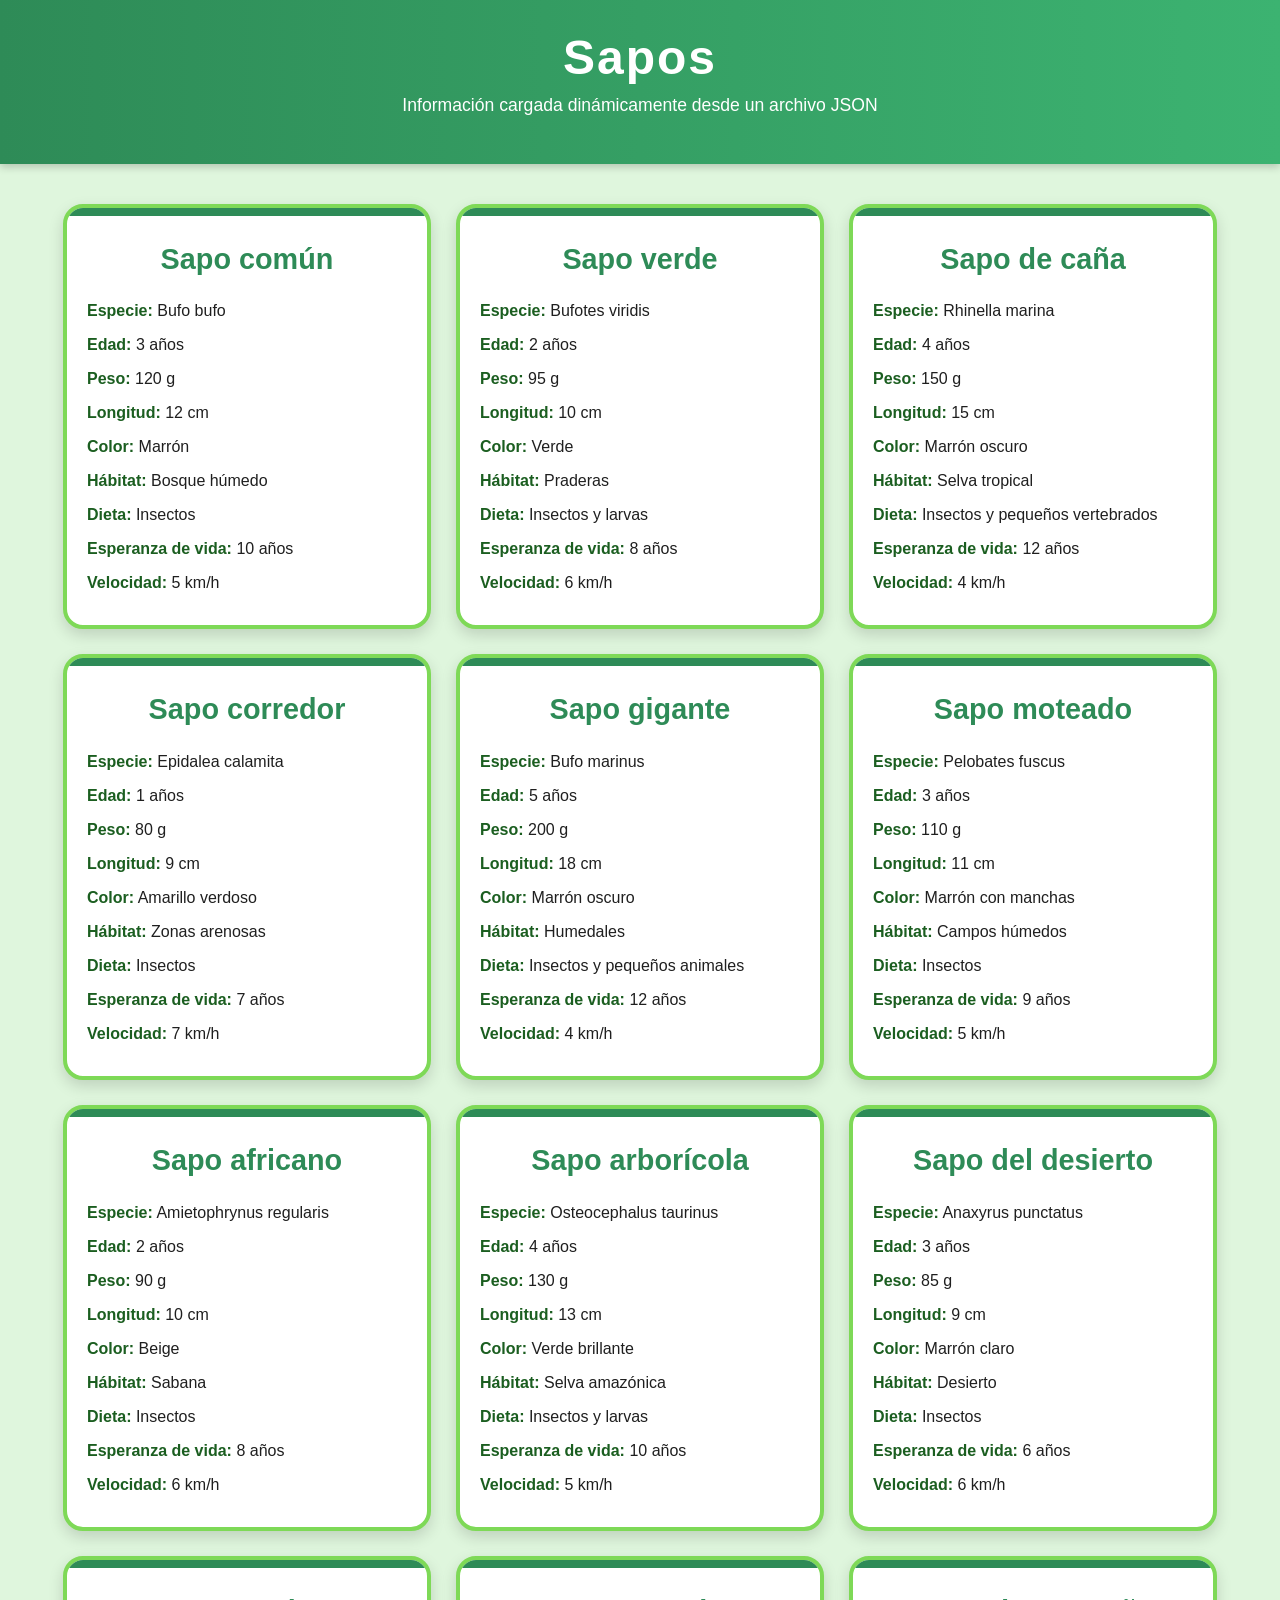
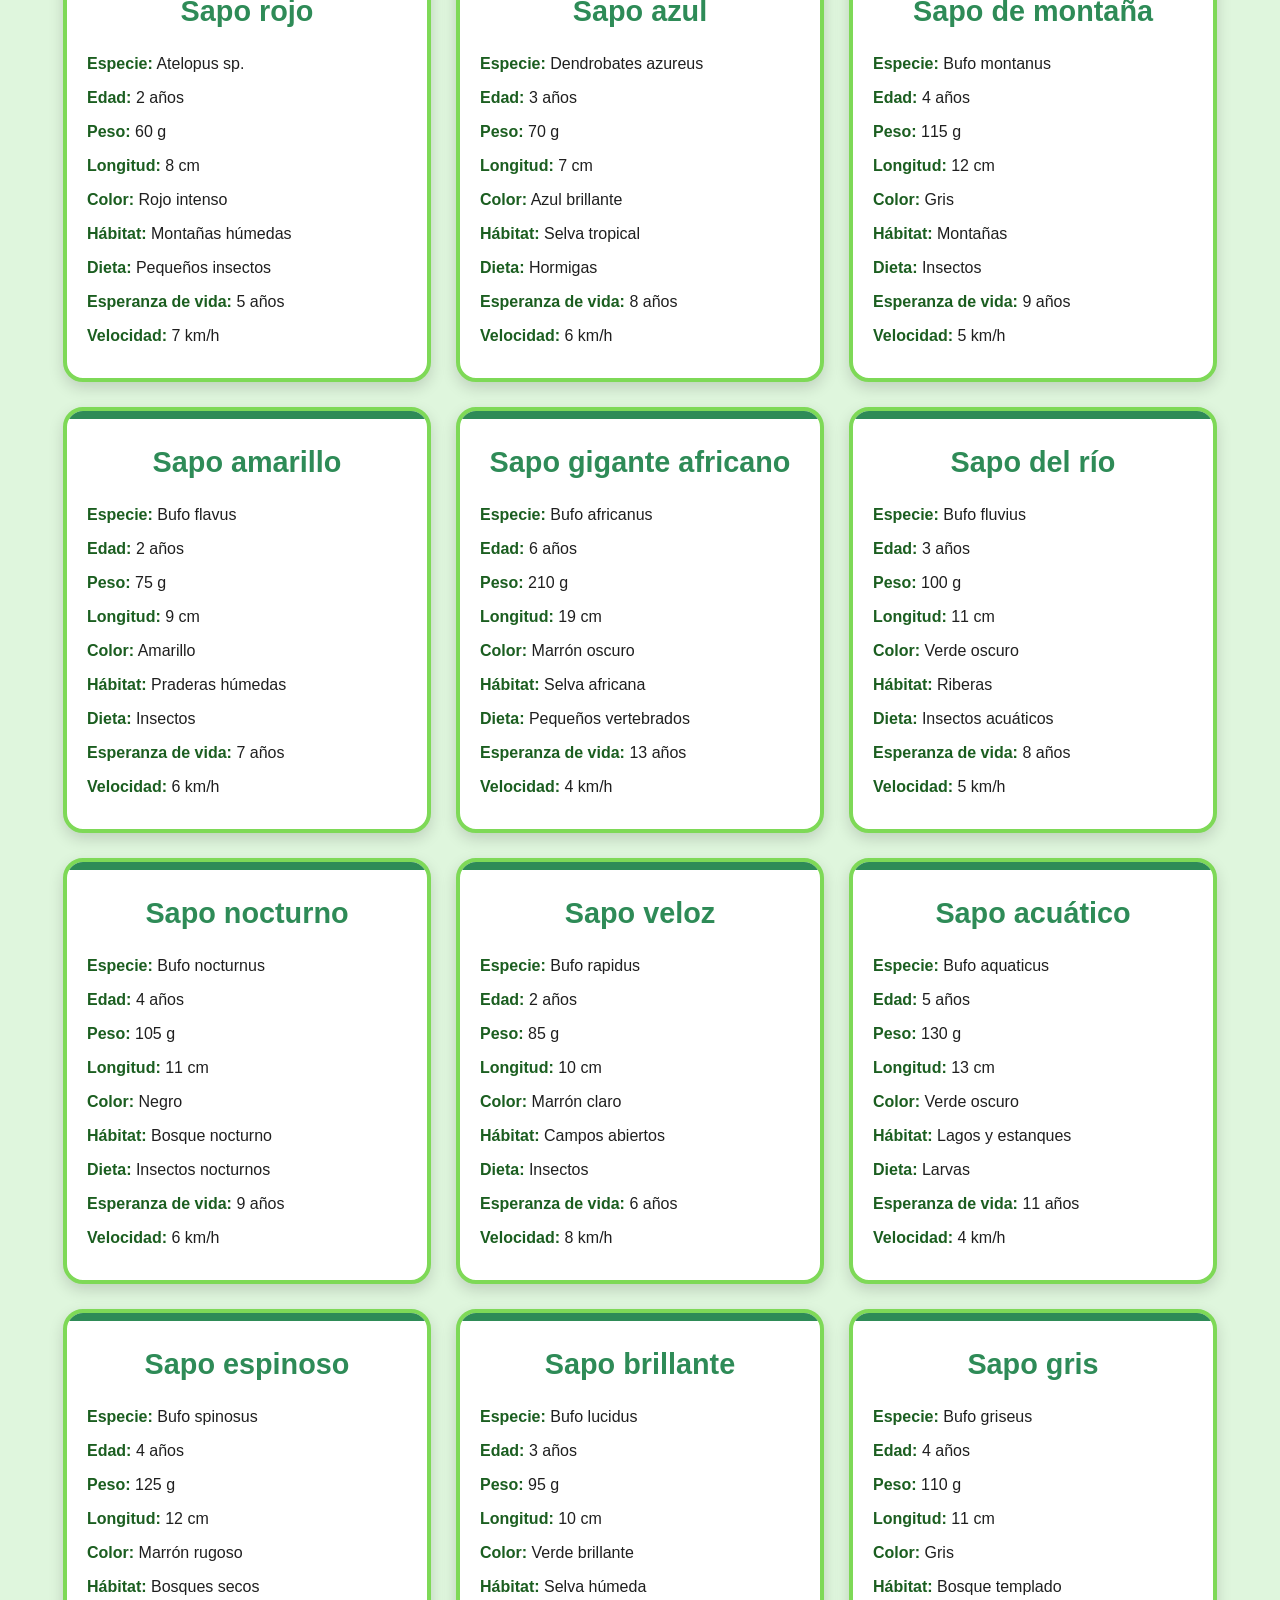
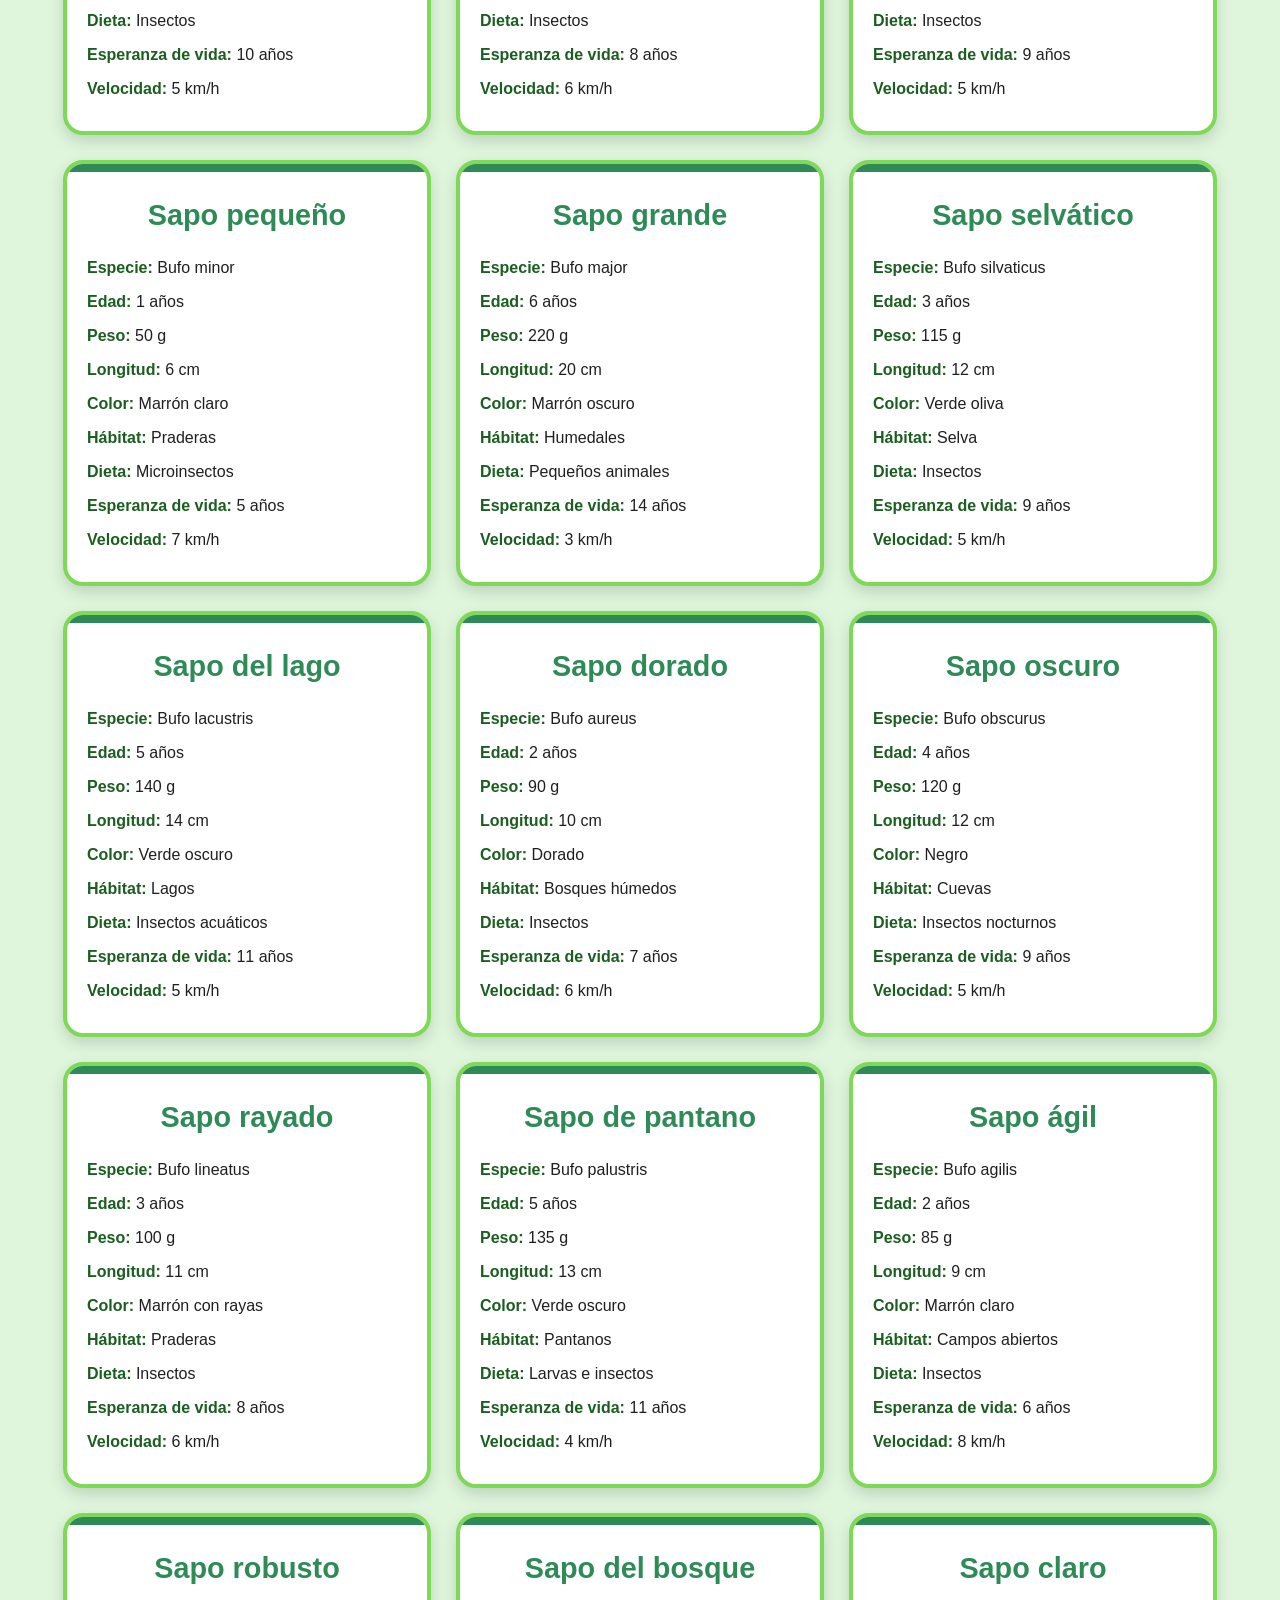
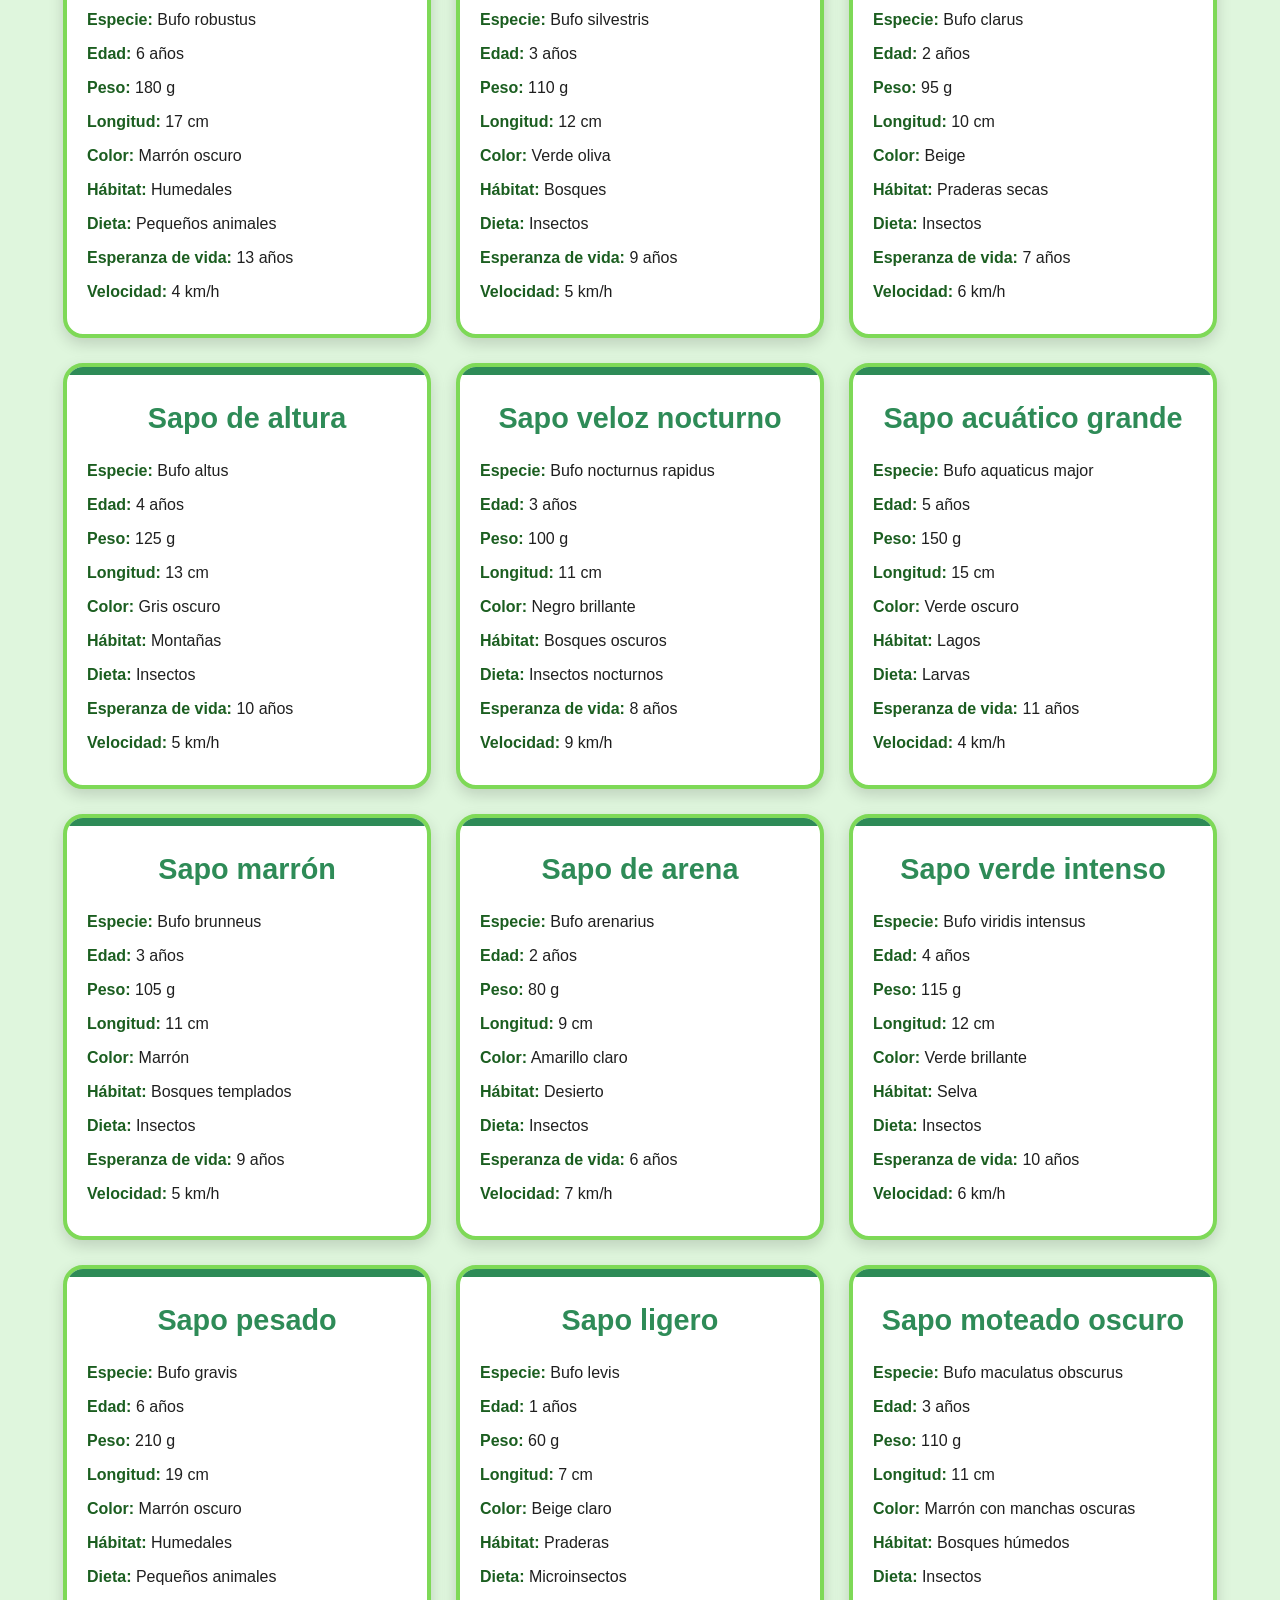
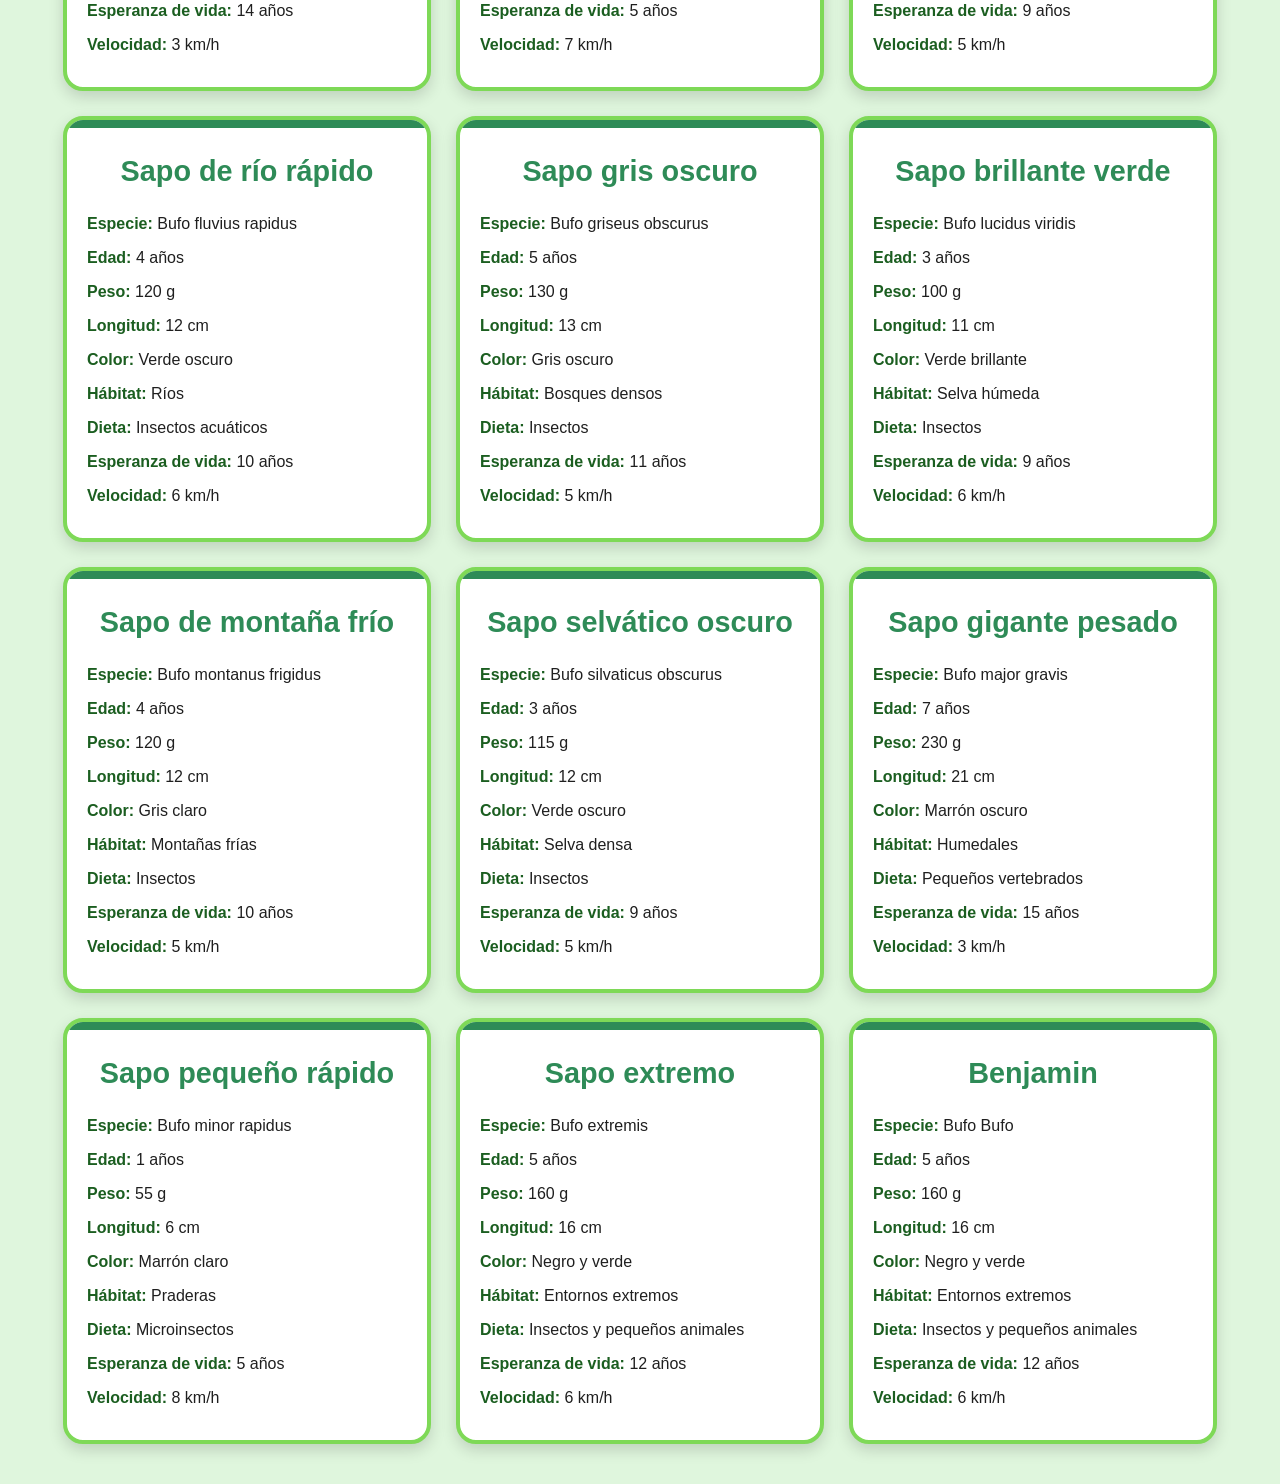
<file: js/index.html>
<!DOCTYPE html>
<html lang="es">
<head>
    <meta charset="UTF-8">
    <meta name="viewport" content="width=device-width, initial-scale=1.0">

    <title>Sapos</title>

    <link rel="stylesheet" href="styles.css">

    <script src="app.js" defer></script>
</head>

<body>

    <header>
        <h1>Sapos</h1>

        <p>
            Información cargada dinámicamente desde un archivo JSON
        </p>
    </header>

    <main>

        <section id="contenedor-sapos" class="grid-sapos">

            <p class="mensaje">
                Cargando sapos...
            </p>

        </section>

    </main>

</body>
</html>
</file>
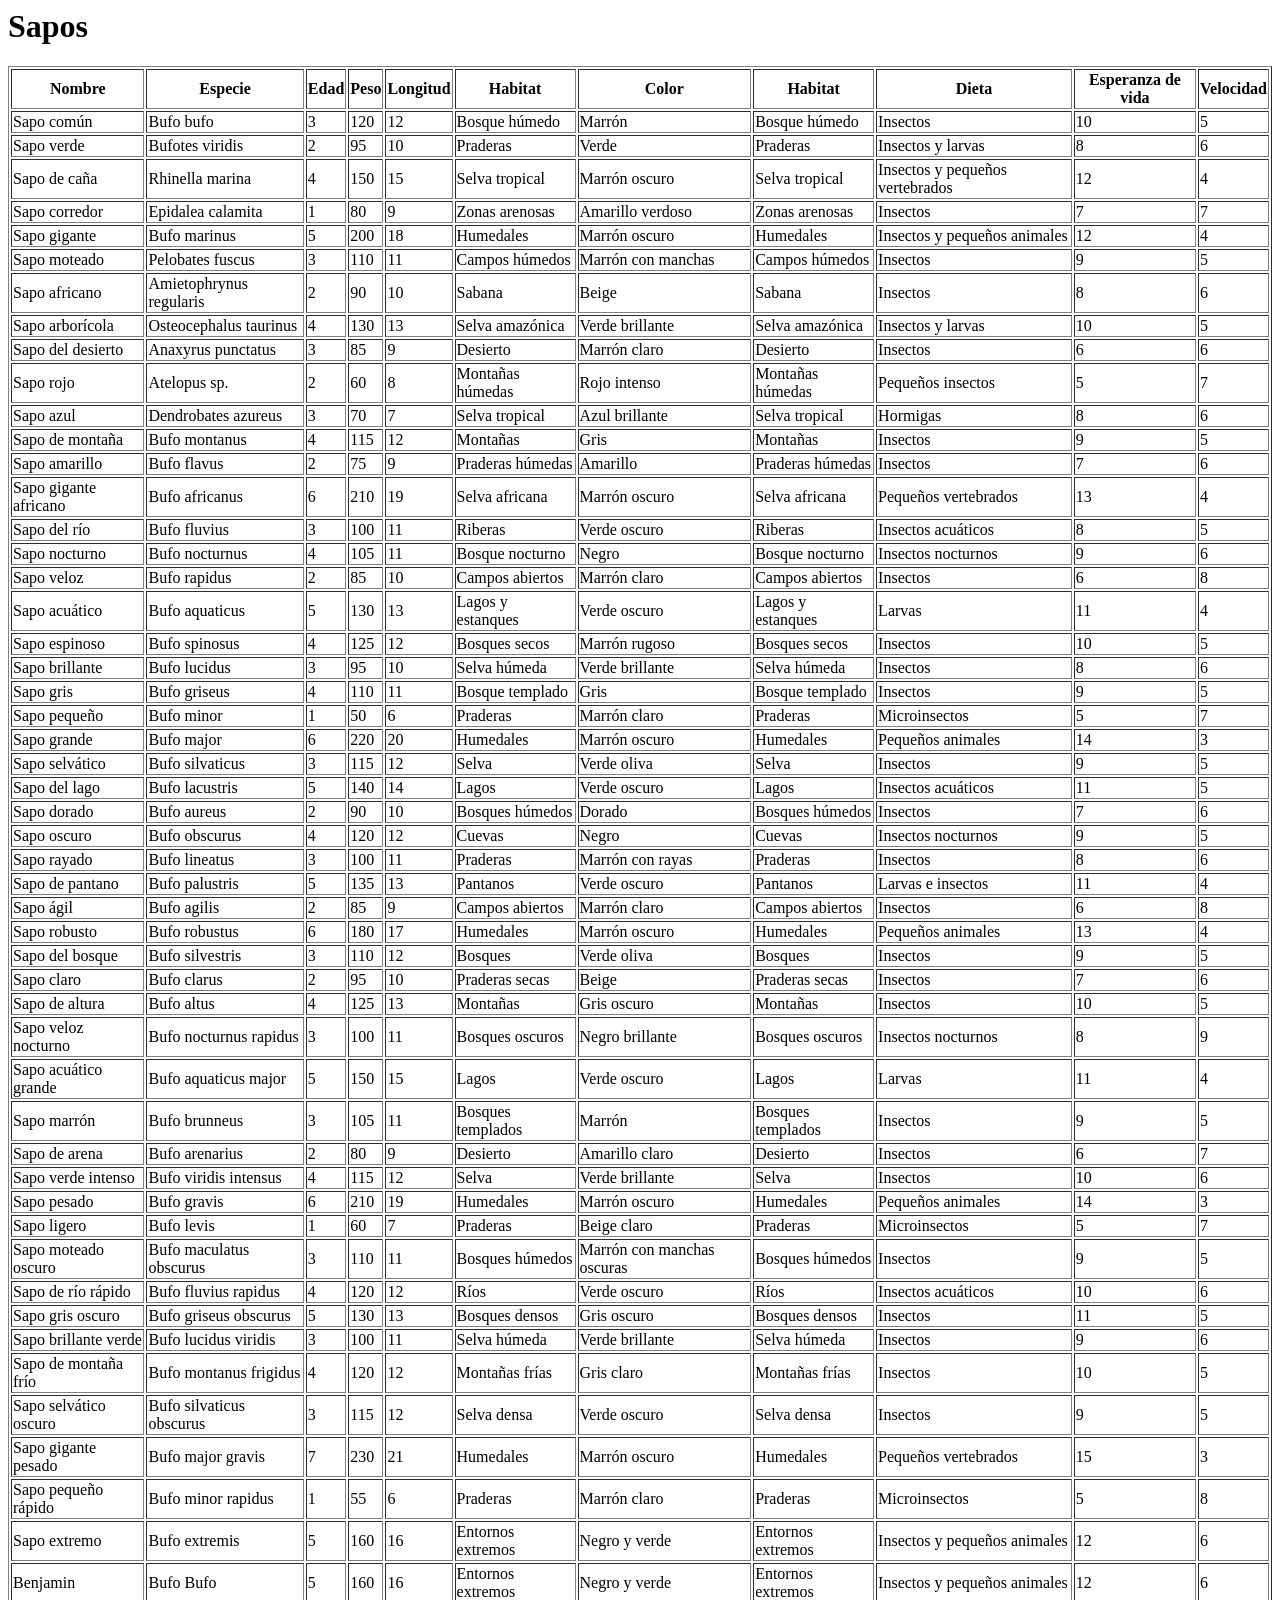
<file: xslt/salida.html>
<html>
<head>
<meta charset="UTF-8">
<title>Sapos</title>
</head>
<body>
<h1>Sapos</h1>
<table border="1">
<tr>
<th>Nombre</th>
<th>Especie</th>
<th>Edad</th>
<th>Peso</th>
<th>Longitud</th>
<th>Habitat</th>
<th>Color</th>
<th>Habitat</th>
<th>Dieta</th>
<th>Esperanza de vida</th>
<th>Velocidad</th>
</tr>
<tr>
<td>Sapo común</td>
<td>Bufo bufo</td>
<td>3</td>
<td>120</td>
<td>12</td>
<td>Bosque húmedo</td>
<td>Marrón</td>
<td>Bosque húmedo</td>
<td>Insectos</td>
<td>10</td>
<td>5</td>
</tr>
<tr>
<td>Sapo verde</td>
<td>Bufotes viridis</td>
<td>2</td>
<td>95</td>
<td>10</td>
<td>Praderas</td>
<td>Verde</td>
<td>Praderas</td>
<td>Insectos y larvas</td>
<td>8</td>
<td>6</td>
</tr>
<tr>
<td>Sapo de caña</td>
<td>Rhinella marina</td>
<td>4</td>
<td>150</td>
<td>15</td>
<td>Selva tropical</td>
<td>Marrón oscuro</td>
<td>Selva tropical</td>
<td>Insectos y pequeños vertebrados</td>
<td>12</td>
<td>4</td>
</tr>
<tr>
<td>Sapo corredor</td>
<td>Epidalea calamita</td>
<td>1</td>
<td>80</td>
<td>9</td>
<td>Zonas arenosas</td>
<td>Amarillo verdoso</td>
<td>Zonas arenosas</td>
<td>Insectos</td>
<td>7</td>
<td>7</td>
</tr>
<tr>
<td>Sapo gigante</td>
<td>Bufo marinus</td>
<td>5</td>
<td>200</td>
<td>18</td>
<td>Humedales</td>
<td>Marrón oscuro</td>
<td>Humedales</td>
<td>Insectos y pequeños animales</td>
<td>12</td>
<td>4</td>
</tr>
<tr>
<td>Sapo moteado</td>
<td>Pelobates fuscus</td>
<td>3</td>
<td>110</td>
<td>11</td>
<td>Campos húmedos</td>
<td>Marrón con manchas</td>
<td>Campos húmedos</td>
<td>Insectos</td>
<td>9</td>
<td>5</td>
</tr>
<tr>
<td>Sapo africano</td>
<td>Amietophrynus regularis</td>
<td>2</td>
<td>90</td>
<td>10</td>
<td>Sabana</td>
<td>Beige</td>
<td>Sabana</td>
<td>Insectos</td>
<td>8</td>
<td>6</td>
</tr>
<tr>
<td>Sapo arborícola</td>
<td>Osteocephalus taurinus</td>
<td>4</td>
<td>130</td>
<td>13</td>
<td>Selva amazónica</td>
<td>Verde brillante</td>
<td>Selva amazónica</td>
<td>Insectos y larvas</td>
<td>10</td>
<td>5</td>
</tr>
<tr>
<td>Sapo del desierto</td>
<td>Anaxyrus punctatus</td>
<td>3</td>
<td>85</td>
<td>9</td>
<td>Desierto</td>
<td>Marrón claro</td>
<td>Desierto</td>
<td>Insectos</td>
<td>6</td>
<td>6</td>
</tr>
<tr>
<td>Sapo rojo</td>
<td>Atelopus sp.</td>
<td>2</td>
<td>60</td>
<td>8</td>
<td>Montañas húmedas</td>
<td>Rojo intenso</td>
<td>Montañas húmedas</td>
<td>Pequeños insectos</td>
<td>5</td>
<td>7</td>
</tr>
<tr>
<td>Sapo azul</td>
<td>Dendrobates azureus</td>
<td>3</td>
<td>70</td>
<td>7</td>
<td>Selva tropical</td>
<td>Azul brillante</td>
<td>Selva tropical</td>
<td>Hormigas</td>
<td>8</td>
<td>6</td>
</tr>
<tr>
<td>Sapo de montaña</td>
<td>Bufo montanus</td>
<td>4</td>
<td>115</td>
<td>12</td>
<td>Montañas</td>
<td>Gris</td>
<td>Montañas</td>
<td>Insectos</td>
<td>9</td>
<td>5</td>
</tr>
<tr>
<td>Sapo amarillo</td>
<td>Bufo flavus</td>
<td>2</td>
<td>75</td>
<td>9</td>
<td>Praderas húmedas</td>
<td>Amarillo</td>
<td>Praderas húmedas</td>
<td>Insectos</td>
<td>7</td>
<td>6</td>
</tr>
<tr>
<td>Sapo gigante africano</td>
<td>Bufo africanus</td>
<td>6</td>
<td>210</td>
<td>19</td>
<td>Selva africana</td>
<td>Marrón oscuro</td>
<td>Selva africana</td>
<td>Pequeños vertebrados</td>
<td>13</td>
<td>4</td>
</tr>
<tr>
<td>Sapo del río</td>
<td>Bufo fluvius</td>
<td>3</td>
<td>100</td>
<td>11</td>
<td>Riberas</td>
<td>Verde oscuro</td>
<td>Riberas</td>
<td>Insectos acuáticos</td>
<td>8</td>
<td>5</td>
</tr>
<tr>
<td>Sapo nocturno</td>
<td>Bufo nocturnus</td>
<td>4</td>
<td>105</td>
<td>11</td>
<td>Bosque nocturno</td>
<td>Negro</td>
<td>Bosque nocturno</td>
<td>Insectos nocturnos</td>
<td>9</td>
<td>6</td>
</tr>
<tr>
<td>Sapo veloz</td>
<td>Bufo rapidus</td>
<td>2</td>
<td>85</td>
<td>10</td>
<td>Campos abiertos</td>
<td>Marrón claro</td>
<td>Campos abiertos</td>
<td>Insectos</td>
<td>6</td>
<td>8</td>
</tr>
<tr>
<td>Sapo acuático</td>
<td>Bufo aquaticus</td>
<td>5</td>
<td>130</td>
<td>13</td>
<td>Lagos y estanques</td>
<td>Verde oscuro</td>
<td>Lagos y estanques</td>
<td>Larvas</td>
<td>11</td>
<td>4</td>
</tr>
<tr>
<td>Sapo espinoso</td>
<td>Bufo spinosus</td>
<td>4</td>
<td>125</td>
<td>12</td>
<td>Bosques secos</td>
<td>Marrón rugoso</td>
<td>Bosques secos</td>
<td>Insectos</td>
<td>10</td>
<td>5</td>
</tr>
<tr>
<td>Sapo brillante</td>
<td>Bufo lucidus</td>
<td>3</td>
<td>95</td>
<td>10</td>
<td>Selva húmeda</td>
<td>Verde brillante</td>
<td>Selva húmeda</td>
<td>Insectos</td>
<td>8</td>
<td>6</td>
</tr>
<tr>
<td>Sapo gris</td>
<td>Bufo griseus</td>
<td>4</td>
<td>110</td>
<td>11</td>
<td>Bosque templado</td>
<td>Gris</td>
<td>Bosque templado</td>
<td>Insectos</td>
<td>9</td>
<td>5</td>
</tr>
<tr>
<td>Sapo pequeño</td>
<td>Bufo minor</td>
<td>1</td>
<td>50</td>
<td>6</td>
<td>Praderas</td>
<td>Marrón claro</td>
<td>Praderas</td>
<td>Microinsectos</td>
<td>5</td>
<td>7</td>
</tr>
<tr>
<td>Sapo grande</td>
<td>Bufo major</td>
<td>6</td>
<td>220</td>
<td>20</td>
<td>Humedales</td>
<td>Marrón oscuro</td>
<td>Humedales</td>
<td>Pequeños animales</td>
<td>14</td>
<td>3</td>
</tr>
<tr>
<td>Sapo selvático</td>
<td>Bufo silvaticus</td>
<td>3</td>
<td>115</td>
<td>12</td>
<td>Selva</td>
<td>Verde oliva</td>
<td>Selva</td>
<td>Insectos</td>
<td>9</td>
<td>5</td>
</tr>
<tr>
<td>Sapo del lago</td>
<td>Bufo lacustris</td>
<td>5</td>
<td>140</td>
<td>14</td>
<td>Lagos</td>
<td>Verde oscuro</td>
<td>Lagos</td>
<td>Insectos acuáticos</td>
<td>11</td>
<td>5</td>
</tr>
<tr>
<td>Sapo dorado</td>
<td>Bufo aureus</td>
<td>2</td>
<td>90</td>
<td>10</td>
<td>Bosques húmedos</td>
<td>Dorado</td>
<td>Bosques húmedos</td>
<td>Insectos</td>
<td>7</td>
<td>6</td>
</tr>
<tr>
<td>Sapo oscuro</td>
<td>Bufo obscurus</td>
<td>4</td>
<td>120</td>
<td>12</td>
<td>Cuevas</td>
<td>Negro</td>
<td>Cuevas</td>
<td>Insectos nocturnos</td>
<td>9</td>
<td>5</td>
</tr>
<tr>
<td>Sapo rayado</td>
<td>Bufo lineatus</td>
<td>3</td>
<td>100</td>
<td>11</td>
<td>Praderas</td>
<td>Marrón con rayas</td>
<td>Praderas</td>
<td>Insectos</td>
<td>8</td>
<td>6</td>
</tr>
<tr>
<td>Sapo de pantano</td>
<td>Bufo palustris</td>
<td>5</td>
<td>135</td>
<td>13</td>
<td>Pantanos</td>
<td>Verde oscuro</td>
<td>Pantanos</td>
<td>Larvas e insectos</td>
<td>11</td>
<td>4</td>
</tr>
<tr>
<td>Sapo ágil</td>
<td>Bufo agilis</td>
<td>2</td>
<td>85</td>
<td>9</td>
<td>Campos abiertos</td>
<td>Marrón claro</td>
<td>Campos abiertos</td>
<td>Insectos</td>
<td>6</td>
<td>8</td>
</tr>
<tr>
<td>Sapo robusto</td>
<td>Bufo robustus</td>
<td>6</td>
<td>180</td>
<td>17</td>
<td>Humedales</td>
<td>Marrón oscuro</td>
<td>Humedales</td>
<td>Pequeños animales</td>
<td>13</td>
<td>4</td>
</tr>
<tr>
<td>Sapo del bosque</td>
<td>Bufo silvestris</td>
<td>3</td>
<td>110</td>
<td>12</td>
<td>Bosques</td>
<td>Verde oliva</td>
<td>Bosques</td>
<td>Insectos</td>
<td>9</td>
<td>5</td>
</tr>
<tr>
<td>Sapo claro</td>
<td>Bufo clarus</td>
<td>2</td>
<td>95</td>
<td>10</td>
<td>Praderas secas</td>
<td>Beige</td>
<td>Praderas secas</td>
<td>Insectos</td>
<td>7</td>
<td>6</td>
</tr>
<tr>
<td>Sapo de altura</td>
<td>Bufo altus</td>
<td>4</td>
<td>125</td>
<td>13</td>
<td>Montañas</td>
<td>Gris oscuro</td>
<td>Montañas</td>
<td>Insectos</td>
<td>10</td>
<td>5</td>
</tr>
<tr>
<td>Sapo veloz nocturno</td>
<td>Bufo nocturnus rapidus</td>
<td>3</td>
<td>100</td>
<td>11</td>
<td>Bosques oscuros</td>
<td>Negro brillante</td>
<td>Bosques oscuros</td>
<td>Insectos nocturnos</td>
<td>8</td>
<td>9</td>
</tr>
<tr>
<td>Sapo acuático grande</td>
<td>Bufo aquaticus major</td>
<td>5</td>
<td>150</td>
<td>15</td>
<td>Lagos</td>
<td>Verde oscuro</td>
<td>Lagos</td>
<td>Larvas</td>
<td>11</td>
<td>4</td>
</tr>
<tr>
<td>Sapo marrón</td>
<td>Bufo brunneus</td>
<td>3</td>
<td>105</td>
<td>11</td>
<td>Bosques templados</td>
<td>Marrón</td>
<td>Bosques templados</td>
<td>Insectos</td>
<td>9</td>
<td>5</td>
</tr>
<tr>
<td>Sapo de arena</td>
<td>Bufo arenarius</td>
<td>2</td>
<td>80</td>
<td>9</td>
<td>Desierto</td>
<td>Amarillo claro</td>
<td>Desierto</td>
<td>Insectos</td>
<td>6</td>
<td>7</td>
</tr>
<tr>
<td>Sapo verde intenso</td>
<td>Bufo viridis intensus</td>
<td>4</td>
<td>115</td>
<td>12</td>
<td>Selva</td>
<td>Verde brillante</td>
<td>Selva</td>
<td>Insectos</td>
<td>10</td>
<td>6</td>
</tr>
<tr>
<td>Sapo pesado</td>
<td>Bufo gravis</td>
<td>6</td>
<td>210</td>
<td>19</td>
<td>Humedales</td>
<td>Marrón oscuro</td>
<td>Humedales</td>
<td>Pequeños animales</td>
<td>14</td>
<td>3</td>
</tr>
<tr>
<td>Sapo ligero</td>
<td>Bufo levis</td>
<td>1</td>
<td>60</td>
<td>7</td>
<td>Praderas</td>
<td>Beige claro</td>
<td>Praderas</td>
<td>Microinsectos</td>
<td>5</td>
<td>7</td>
</tr>
<tr>
<td>Sapo moteado oscuro</td>
<td>Bufo maculatus obscurus</td>
<td>3</td>
<td>110</td>
<td>11</td>
<td>Bosques húmedos</td>
<td>Marrón con manchas oscuras</td>
<td>Bosques húmedos</td>
<td>Insectos</td>
<td>9</td>
<td>5</td>
</tr>
<tr>
<td>Sapo de río rápido</td>
<td>Bufo fluvius rapidus</td>
<td>4</td>
<td>120</td>
<td>12</td>
<td>Ríos</td>
<td>Verde oscuro</td>
<td>Ríos</td>
<td>Insectos acuáticos</td>
<td>10</td>
<td>6</td>
</tr>
<tr>
<td>Sapo gris oscuro</td>
<td>Bufo griseus obscurus</td>
<td>5</td>
<td>130</td>
<td>13</td>
<td>Bosques densos</td>
<td>Gris oscuro</td>
<td>Bosques densos</td>
<td>Insectos</td>
<td>11</td>
<td>5</td>
</tr>
<tr>
<td>Sapo brillante verde</td>
<td>Bufo lucidus viridis</td>
<td>3</td>
<td>100</td>
<td>11</td>
<td>Selva húmeda</td>
<td>Verde brillante</td>
<td>Selva húmeda</td>
<td>Insectos</td>
<td>9</td>
<td>6</td>
</tr>
<tr>
<td>Sapo de montaña frío</td>
<td>Bufo montanus frigidus</td>
<td>4</td>
<td>120</td>
<td>12</td>
<td>Montañas frías</td>
<td>Gris claro</td>
<td>Montañas frías</td>
<td>Insectos</td>
<td>10</td>
<td>5</td>
</tr>
<tr>
<td>Sapo selvático oscuro</td>
<td>Bufo silvaticus obscurus</td>
<td>3</td>
<td>115</td>
<td>12</td>
<td>Selva densa</td>
<td>Verde oscuro</td>
<td>Selva densa</td>
<td>Insectos</td>
<td>9</td>
<td>5</td>
</tr>
<tr>
<td>Sapo gigante pesado</td>
<td>Bufo major gravis</td>
<td>7</td>
<td>230</td>
<td>21</td>
<td>Humedales</td>
<td>Marrón oscuro</td>
<td>Humedales</td>
<td>Pequeños vertebrados</td>
<td>15</td>
<td>3</td>
</tr>
<tr>
<td>Sapo pequeño rápido</td>
<td>Bufo minor rapidus</td>
<td>1</td>
<td>55</td>
<td>6</td>
<td>Praderas</td>
<td>Marrón claro</td>
<td>Praderas</td>
<td>Microinsectos</td>
<td>5</td>
<td>8</td>
</tr>
<tr>
<td>Sapo extremo</td>
<td>Bufo extremis</td>
<td>5</td>
<td>160</td>
<td>16</td>
<td>Entornos extremos</td>
<td>Negro y verde</td>
<td>Entornos extremos</td>
<td>Insectos y pequeños animales</td>
<td>12</td>
<td>6</td>
</tr>
<tr>
<td>Benjamin</td>
<td>Bufo Bufo</td>
<td>5</td>
<td>160</td>
<td>16</td>
<td>Entornos extremos</td>
<td>Negro y verde</td>
<td>Entornos extremos</td>
<td>Insectos y pequeños animales</td>
<td>12</td>
<td>6</td>
</tr>
</table>
</body>
</html>
</file>
<file: js/styles.css>
/* ===== ESTILOS GENERALES ===== */

body{
    margin: 0;
    padding: 0;

    font-family: Arial, Helvetica, sans-serif;

    background-color: #dff6dd;
    color: #1f1f1f;
}

/* ===== HEADER ===== */

header{
    background: linear-gradient(90deg, #2e8b57, #3cb371);

    color: white;

    text-align: center;

    padding: 30px 20px;

    box-shadow: 0 3px 8px rgba(0,0,0,0.2);
}

header h1{
    margin: 0;

    font-size: 3rem;

    letter-spacing: 2px;
}

header p{
    margin-top: 10px;

    font-size: 1.1rem;
}

/* ===== CONTENEDOR ===== */

#contenedor-sapos{

    display: flex;

    flex-wrap: wrap;

    justify-content: center;

    gap: 25px;

    padding: 40px;
}

/* ===== TARJETAS ===== */

.tarjeta-sapo{

    width: 320px;

    background-color: white;

    border-radius: 20px;

    padding: 20px;

    box-shadow: 0 6px 15px rgba(0,0,0,0.15);

    transition: all 0.3s ease;

    border: 4px solid #7ed957;

    position: relative;

    overflow: hidden;
}

/* Línea decorativa arriba */

.tarjeta-sapo::before{

    content: "";

    position: absolute;

    top: 0;
    left: 0;

    width: 100%;
    height: 8px;

    background-color: #2e8b57;
}

/* Hover */

.tarjeta-sapo:hover{

    transform: translateY(-10px) scale(1.02);

    box-shadow: 0 10px 20px rgba(0,0,0,0.25);
}

/* ===== TÍTULO ===== */

.tarjeta-sapo h2{

    margin-top: 15px;

    text-align: center;

    color: #2e8b57;

    font-size: 1.8rem;
}

/* ===== TEXTOS ===== */

.tarjeta-sapo p{

    margin: 10px 0;

    line-height: 1.5;
}

.tarjeta-sapo strong{

    color: #1b5e20;
}

/* ===== MENSAJE DE CARGA ===== */

.mensaje{

    font-size: 1.4rem;

    color: #2e8b57;

    text-align: center;

    width: 100%;
}

/* ===== ERROR ===== */

.error{

    color: darkred;

    font-size: 1.3rem;

    background-color: #ffd6d6;

    padding: 15px;

    border-radius: 10px;

    border: 2px solid red;
}

/* ===== RESPONSIVE ===== */

@media(max-width: 700px){

    header h1{
        font-size: 2.2rem;
    }

    .tarjeta-sapo{
        width: 90%;
    }
}
</file>
